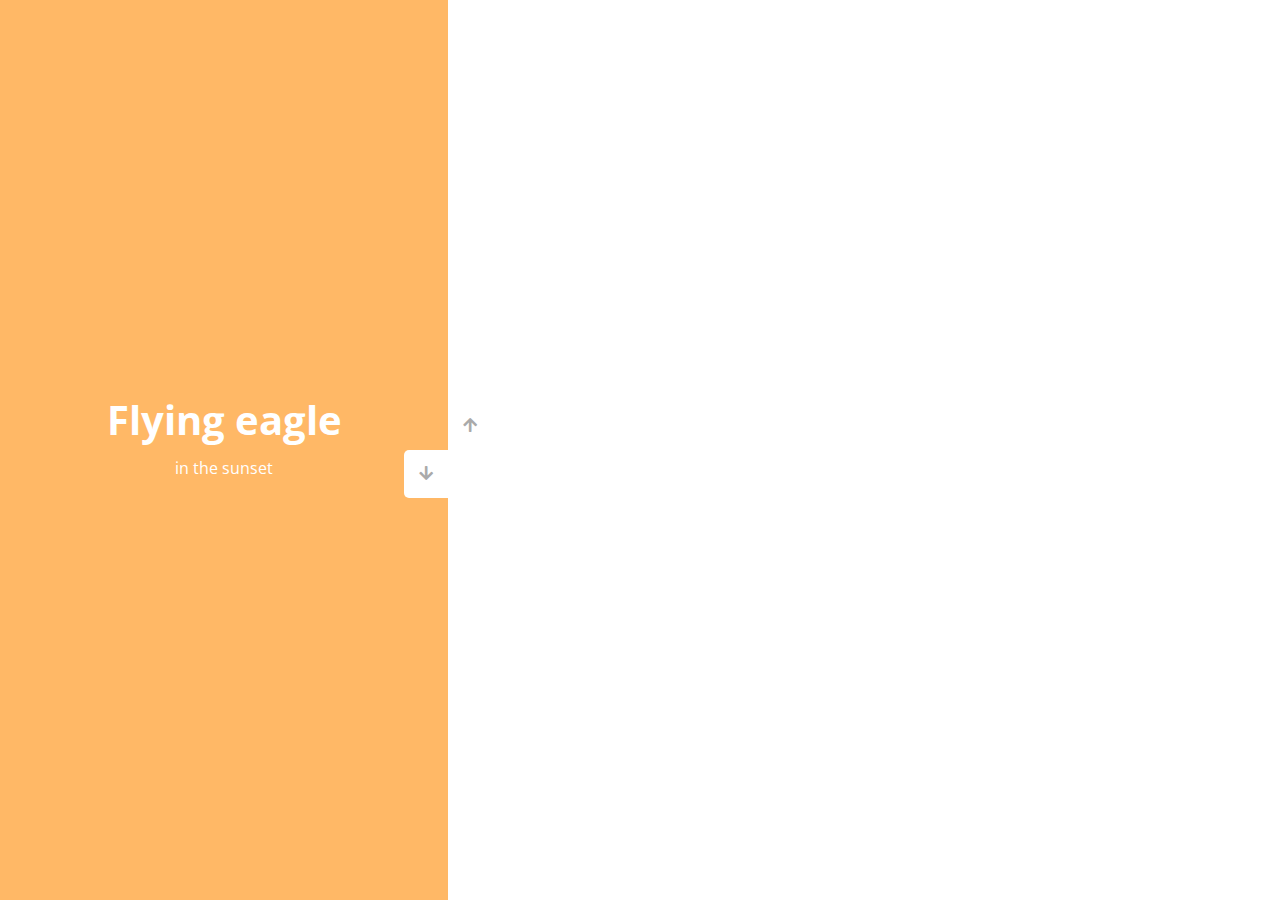
<file: 06-double-vertical-slider/index.html>
<!DOCTYPE html>
<html lang="en">
  <head>
    <meta charset="UTF-8" />
    <meta name="viewport" content="width=device-width, initial-scale=1.0" />
    <link rel="stylesheet" href="https://cdnjs.cloudflare.com/ajax/libs/font-awesome/5.15.1/css/all.min.css" />
    <link rel="stylesheet" href="style.css" />
    <title>double-vertical-slider</title>
  </head>
  <body>
    <div class="slider-container">
      <div class="left-slide">
        <div style="background-color: #FD3555">
          <h1>Nature flower</h1>
          <p>all in pink</p>
        </div>
        <div style="background-color: #2A86BA">
          <h1>Bluuue Sky</h1>
          <p>with it's mountains</p>
        </div>
        <div style="background-color: #252E33">
          <h1>Lonely castle</h1>
          <p>in the wilderness</p>
        </div>
        <div style="background-color: #FFB866">
          <h1>Flying eagle</h1>
          <p>in the sunset</p>
        </div>
      </div>
      <div class="right-slide">
        <div style="background-image: url('https://images.unsplash.com/photo-1508768787810-6adc1f613514?ixlib=rb-0.3.5&ixid=eyJhcHBfaWQiOjEyMDd9&s=e27f6661df21ed17ab5355b28af8df4e&auto=format&fit=crop&w=1350&q=80')"></div>
        <div style="background-image: url('https://images.unsplash.com/photo-1519981593452-666cf05569a9?ixlib=rb-0.3.5&ixid=eyJhcHBfaWQiOjEyMDd9&s=90ed8055f06493290dad8da9584a13f7&auto=format&fit=crop&w=715&q=80')"></div>
        <div style="background-image: url('https://images.unsplash.com/photo-1486899430790-61dbf6f6d98b?ixlib=rb-0.3.5&ixid=eyJhcHBfaWQiOjEyMDd9&s=8ecdee5d1b3ed78ff16053b0227874a2&auto=format&fit=crop&w=1002&q=80')"></div>
        <div style="background-image: url('https://images.unsplash.com/photo-1510942201312-84e7962f6dbb?ixlib=rb-0.3.5&ixid=eyJhcHBfaWQiOjEyMDd9&s=da4ca7a78004349f1b63f257e50e4360&auto=format&fit=crop&w=1050&q=80')"></div>
      </div>
      <div class="action-buttons">
        <button class="down-button">
          <i class="fas fa-arrow-down"></i>
        </button>
        <button class="up-button">
          <i class="fas fa-arrow-up"></i>
        </button>
      </div>
    </div>

    <script src="script.js"></script>
  </body>
</html>
</file>
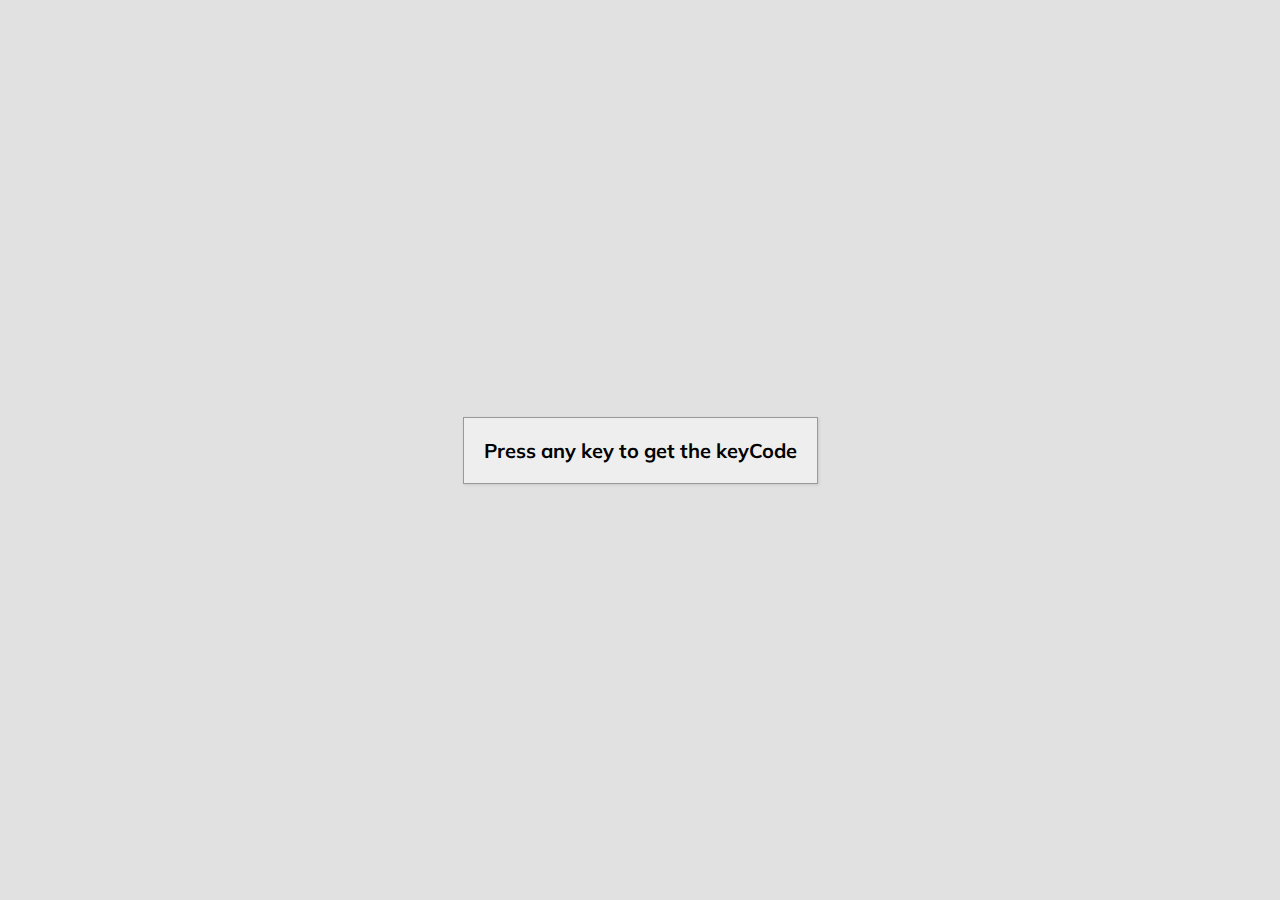
<file: 07-event-keycodes/index.html>
<!DOCTYPE html>
<html lang="en">
  <head>
    <meta charset="UTF-8" />
    <meta name="viewport" content="width=device-width, initial-scale=1.0" />
    <link rel="stylesheet" href="style.css" />
    <title>Event KeyCodes</title>
  </head>
  <body>
    <div id="insert">
      <div class="key">
        Press any key to get the keyCode
      </div>
    </div>
    <script src="script.js"></script>
  </body>
</html>
</file>
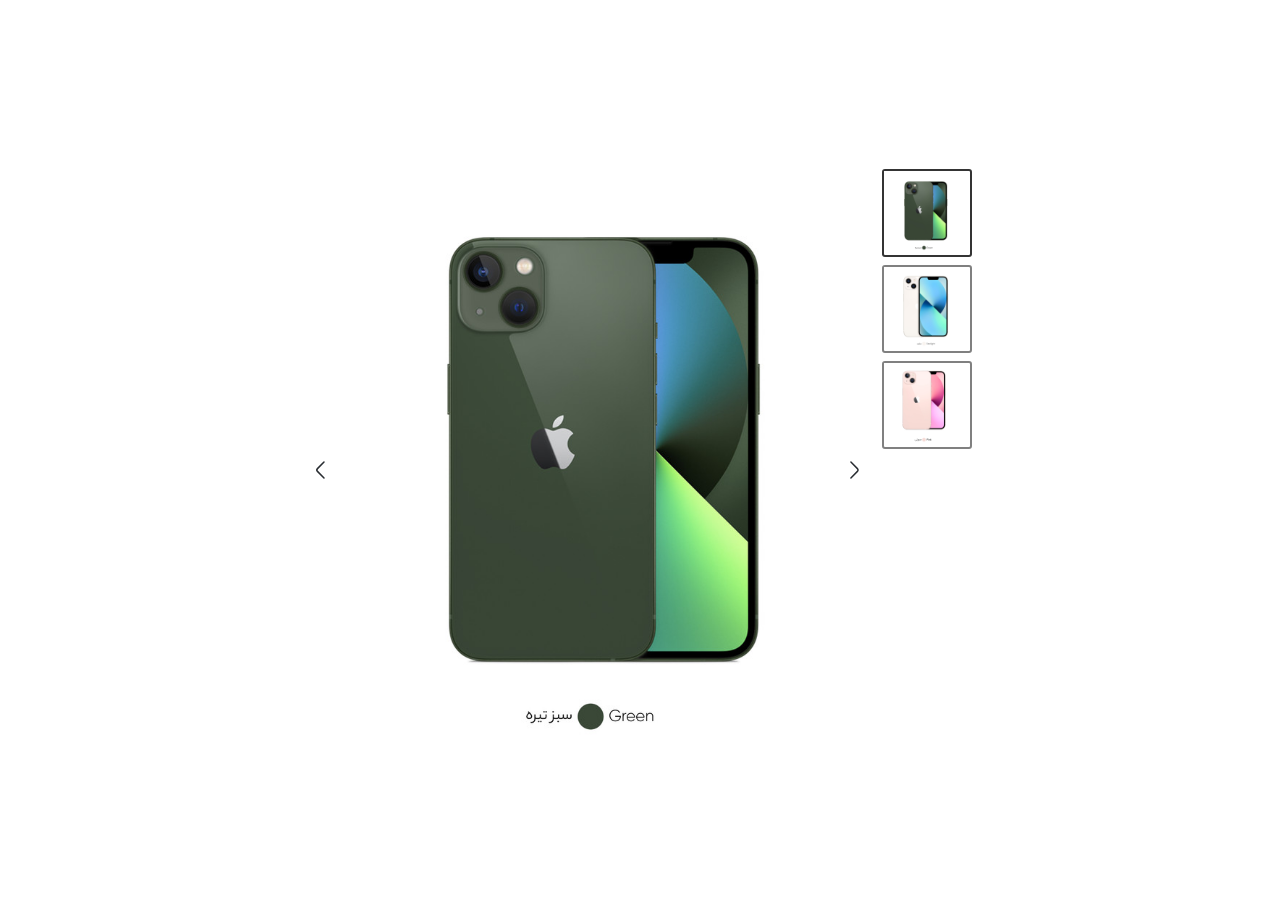
<file: 10-Product-image-slider/index.html>
<!DOCTYPE html>
<html lang="en">
  <head>
    <meta charset="UTF-8" />
    <meta name="viewport" content="width=device-width, initial-scale=1.0" />
    <link rel="stylesheet" href="style.css" />
    <title>Product image slider</title>
  </head>
  <body>
    <div class="row">
      <div class="col-10">
        <div class="carousel">
          <button id="prevBtn"><svg width="24" height="24" viewBox="0 0 24 24" fill="none" xmlns="http://www.w3.org/2000/svg">
            <path d="M15 19.9201L8.47997 13.4001C7.70997 12.6301 7.70997 11.3701 8.47997 10.6001L15 4.08008" stroke="#292D32" stroke-width="1.5" stroke-miterlimit="10" stroke-linecap="round" stroke-linejoin="round"/>
          </svg></button>
          <button id="nextBtn"><svg width="24" height="24" viewBox="0 0 24 24" fill="none" xmlns="http://www.w3.org/2000/svg">
            <path d="M8.91003 19.9201L15.43 13.4001C16.2 12.6301 16.2 11.3701 15.43 10.6001L8.91003 4.08008" stroke="#292D32" stroke-width="1.5" stroke-miterlimit="10" stroke-linecap="round" stroke-linejoin="round"/>
          </svg></button>
          <div class="slides-container">
            <div class="slide">
              <img src="./imgs/iphone13-01.jpg" alt="iphone13-green" />
            </div>
            <div class="slide">
              <img src="./imgs/iphone13-02.jpg" alt="iphone13-starlight" />
            </div>
            <div class="slide">
              <img src="./imgs/iphone13-03.jpg" alt="iphone13-pink" />
            </div>
          </div>
        </div>
      </div>

      <div class="col-2">
        <div class="items">
          <div class="item active">
            <img src="./imgs/iphone13-01.jpg" alt="iphone13-green" />
          </div>
          <div class="item">
            <img src="./imgs/iphone13-02.jpg" alt="iphone13-starlight" />
          </div>
          <div class="item">
            <img src="./imgs/iphone13-03.jpg" alt="iphone13-pink" />
          </div>
        </div>
      </div>
     
    </div>

    <script src="site.js"></script>
  </body>
</html>
</file>
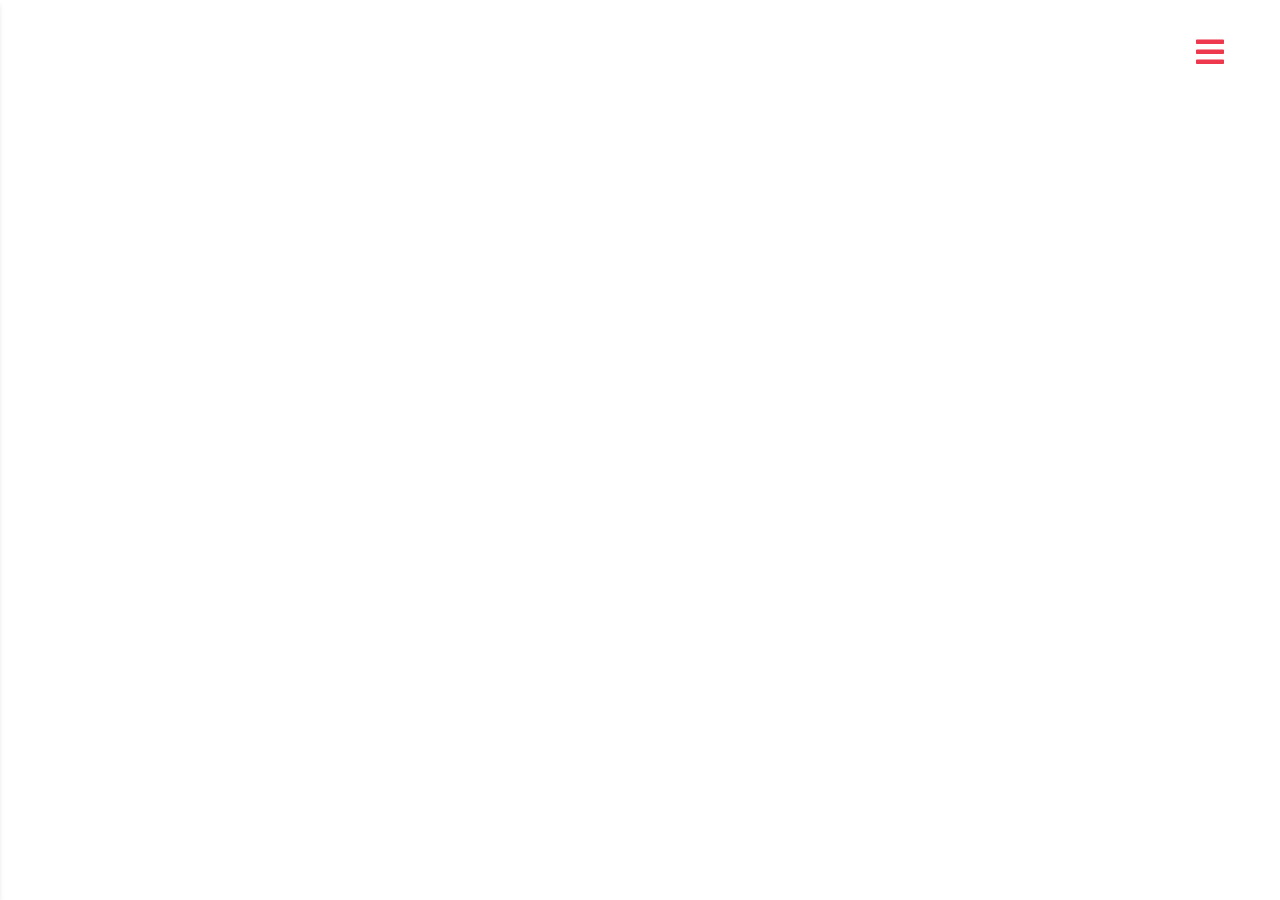
<file: 05-sidebar/06-sidebar nav/index.html>
<!DOCTYPE html>
<html lang="en">
  <head>
    <meta charset="UTF-8" />
    <meta http-equiv="X-UA-Compatible" content="IE=edge" />
    <meta name="viewport" content="width=device-width, initial-scale=1.0" />
    <title>sidebar nav</title>
  
    <!-- font-awesome -->
    <link
      rel="stylesheet"
      href="https://cdnjs.cloudflare.com/ajax/libs/font-awesome/5.14.0/css/all.min.css"
    />
    <!-- main css -->
    <link rel="stylesheet" href="./main.css" />
  </head>
  <body>
    <button class="sidebar-toggle">
      <i class="fas fa-bars"></i>
    </button>
  
    <aside class="sidebar">
     
      <div class="sidebar-header">
        <img src="./logo.svg" alt="coding addict" class="logo" />
        <button type="button" class="close-btn">
          <i class="fas fa-times"></i>
        </button>
      </div>

      <ul class="links">
        <li>
          <a href="#">home</a>
        </li>
        <li>
          <a href="#">about</a>
        </li>
        <li>
          <a href="#">projects</a>
        </li>
        <li>
          <a href="#">contact</a>
        </li>
      </ul>
  
      <ul class="social-icons">
        <li>
          <a href="#">
            <i class="fab fa-facebook"></i>
          </a>
        </li>
        <li>
          <a href="#">
            <i class="fab fa-twitter"></i>
          </a>
        </li>
        <li>
          <a href="#">
            <i class="fab fa-behance"></i>
          </a>
        </li>
        <li>
          <a href="#">
            <i class="fab fa-linkedin"></i>
          </a>
        </li>
        <li>
          <a href="#">
            <i class="fab fa-sketch"></i>
          </a>
        </li>
      </ul>
    </aside>

    <script src="./app.js"></script>
  </body>
</html>
</file>
<file: 06-double-vertical-slider/style.css>
@import url('https://fonts.googleapis.com/css?family=Open+Sans');

* {
  box-sizing: border-box;
  margin: 0;
  padding: 0;
}

body {
  font-family: 'Open Sans', sans-serif;
  height: 100vh;
}

.slider-container {
  position: relative;
  overflow: hidden;
  width: 100vw;
  height: 100vh;
}

.left-slide {
  height: 100%;
  width: 35%;
  position: absolute;
  top: 0;
  left: 0;
  transition: transform 0.5s ease-in-out;
}

.left-slide > div {
  height: 100%;
  width: 100%;
  display: flex;
  flex-direction: column;
  align-items: center;
  justify-content: center;
  color: #fff;
}

.left-slide h1 {
  font-size: 40px;
  margin-bottom: 10px;
  margin-top: -30px;
}

.right-slide {
  height: 100%;
  position: absolute;
  top: 0;
  left: 35%;
  width: 65%;
  transition: transform 0.5s ease-in-out;
}

.right-slide > div {
  background-repeat: no-repeat;
  background-size: cover;
  background-position: center center;
  height: 100%;
  width: 100%;
}

button {
  background-color: #fff;
  border: none;
  color: #aaa;
  cursor: pointer;
  font-size: 16px;
  padding: 15px;
}

button:hover {
  color: #222;
}

button:focus {
  outline: none;
}

.slider-container .action-buttons button {
  position: absolute;
  left: 35%;
  top: 50%;
  z-index: 100;
}

.slider-container .action-buttons .down-button {
  transform: translateX(-100%);
  border-top-left-radius: 5px;
  border-bottom-left-radius: 5px;
}

.slider-container .action-buttons .up-button {
  transform: translateY(-100%);
  border-top-right-radius: 5px;
  border-bottom-right-radius: 5px;
}
</file>
<file: 07-event-keycodes/style.css>
@import url('https://fonts.googleapis.com/css?family=Muli&display=swap');

* {
  box-sizing: border-box;
}

body {
  background-color: #e1e1e1;
  font-family: 'Muli', sans-serif;
  display: flex;
  align-items: center;
  justify-content: center;
  text-align: center;
  height: 100vh;
  overflow: hidden;
  margin: 0;
}

.key {
  border: 1px solid #999;
  background-color: #eee;
  box-shadow: 1px 1px 3px rgba(0, 0, 0, 0.1);
  display: inline-flex;
  align-items: center;
  font-size: 20px;
  font-weight: bold;
  padding: 20px;
  flex-direction: column;
  margin: 10px;
  min-width: 150px;
  position: relative;
}

.key small {
  position: absolute;
  top: -24px;
  left: 0;
  text-align: center;
  width: 100%;
  color: #555;
  font-size: 14px;
}

@media(max-width:768px){
 .key{
   margin: 10px 0px;
  }
}
</file>
<file: 10-Product-image-slider/style.css>
* {
  box-sizing: border-box;
}

body {
  margin: 0;
  padding: 0;
  display: grid;
  place-items: center;
  height: 100vh;
}

.row {
  display: flex;
}

.col-2 {
  width: 16.6%;
}

.col-10 {
  width: 84.4%;
}

.item {
  border: 2px solid #808080;
  margin: 0.5rem;
  border-radius: 3px;
  cursor: pointer;
}

.item.active {
  border: 2px solid #343434;
}

.item img {
  width: 80px;
  height: 80px;
}

.carousel {
  position: relative;
  margin: 0 auto;
  overflow: hidden;
}

.slides-container {
  display: flex;
  width: 579px;
  height: 579px;
}

#nextBtn,
#prevBtn {
  position: absolute;
  top: 50%;
  padding: 0.5rem;
  background-color: transparent;
  border: none;
  outline: none;
  font-size: 1.5rem;
  cursor: pointer;
  z-index: 1;
}

#nextBtn {
  right: 0;
}
 
.slide img {
  width: 579px;
  height: 579px;
}
</file>
<file: 05-sidebar/06-sidebar nav/main.css>
*,
::after,
::before {
  box-sizing: border-box;
}
/* fonts */

@import url('https://fonts.googleapis.com/css2?family=Roboto:wght@400;500;600&family=Montserrat&display=swap');
html {
  font-size: 100%;
}


body {
  background: #fff;
  font-family: 'Nunito', sans-serif;
  font-weight: 400;
  line-height: 1.75;

}

p {
  margin-bottom: 1.5rem;
  max-width: 40em;
}

h1,
h2,
h3,
h4,
h5 {
  margin: 0;
  margin-bottom: 1.38rem;

  font-weight: 400;
  line-height: 1.3;
  text-transform: capitalize;

}

h1 {
  margin-top: 0;
  font-size: 3.052rem;
}

h2 {
  font-size: 2.441rem;
}

h3 {
  font-size: 1.953rem;
}

h4 {
  font-size: 1.563rem;
}

h5 {
  font-size: 1.25rem;
}

a {
  text-decoration: none;
}
ul {
  list-style-type: none;
  padding: 0;
}

.img {
  width: 100%;
  display: block;
  object-fit: cover;
}
/* buttons */

.btn {
  cursor: pointer;
  color: #fff;
  background: #ee384e;
  border: transparent;
  border-radius:2px;
  
  padding: 0.375rem 0.75rem;

  text-transform: capitalize;
  display: inline-block;
}
.btn:hover {
  background:  #ee384e;
}

.btn-block {
  width: 100%;
}


/*
=============== 
Sidebar
===============
*/

.sidebar-toggle {
  position: fixed;
  top: 2rem;
  right: 3rem;
  font-size: 2rem;
  background: transparent;
  border-color: transparent;
  color:  #ee384e;
  transition: 0.3s ease-in-out all;;
  cursor: pointer;
  animation: bounce 2s ease-in-out infinite;
}

.sidebar-toggle:hover {
  color: #ee384e;
}

@keyframes bounce {
  0% {
    transform: scale(1);
  }
  50% {
    transform: scale(1.5);
  }
  100% {
    transform: scale(1);
  }
}

/* sidebar */
.sidebar {
  position: fixed;
  top: 0;
  left: 0;
  width: 100%;
  height: 100%;
  background: #fff;
  display: grid;
  grid-template-rows: auto 1fr auto;
  row-gap: 1rem;
  box-shadow: 0 4px 6px -1px rgba(0, 0, 0, 0.1),
    0 2px 4px -1px rgba(0, 0, 0, 0.06);;
  transition: 0.3s ease-in-out all;
  transform: translate(-100%);
}
.show-sidebar {
  transform: translate(0);
}
/* todo show sidebar */

@media screen and (min-width: 676px) {
  .sidebar {
    width: 400px;
  }
}

.sidebar-header {
  display: flex;
  justify-content: space-between;
  align-items: center;
  padding: 1rem 1.5rem;
}
.close-btn {
  font-size: 1.75rem;
  background: transparent;
  border-color: transparent;
  color:  0 4px 6px -1px rgba(0, 0, 0, 0.1),
  0 2px 4px -1px rgba(0, 0, 0, 0.06);;
  transition: 0.3s ease-in-out all;;
  cursor: pointer;
}
.close-btn:hover {
  transform: rotate(360deg);
}
.logo {
  height: 40px;
}
.links a {
  display: block;
  font-size: 1.5rem;
  text-transform: capitalize;
  padding: 1rem 1.5rem;
  color: #000000;
  transition: 0.3s ease-in-out all;;
}

.links a:hover {
  background:#fca6b0;
  color: #a80303;
  padding-left: 1.75rem;
}

.social-icons {
  display: flex;
  padding-bottom: 2rem;
  justify-content: center;
  gap: 0 1rem;
}
.social-icons a {
  font-size: 1.5rem;
  /* margin: 0 0.5rem; */
  color: #790202;
  transition: 0.3s ease-in-out all;;
}

.social-icons a:hover {
  color: #ff0303;
}
</file>
